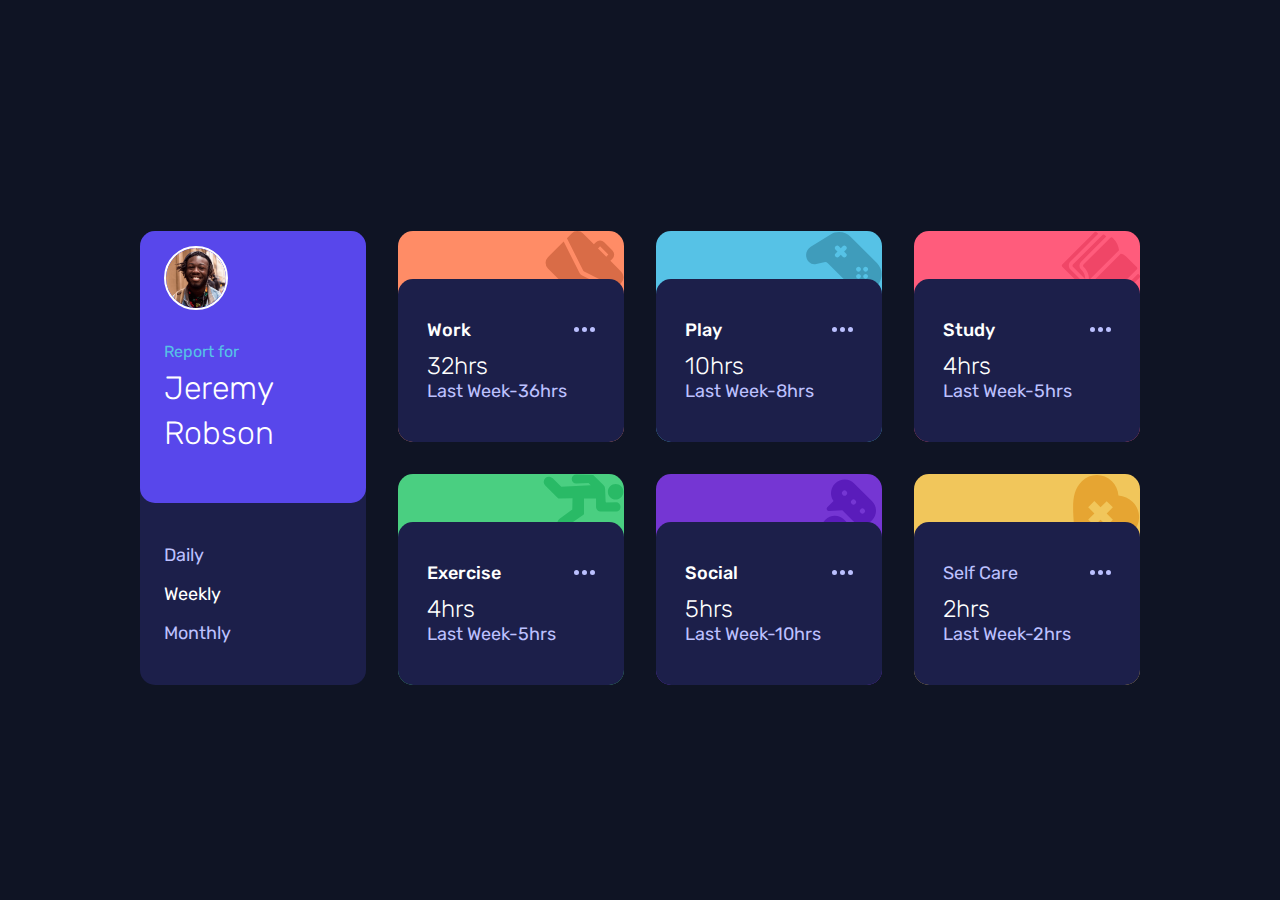
<file: index.html>
<!DOCTYPE html>
<html lang="en">
<head>
  <meta charset="UTF-8">
  <meta name="viewport" content="width=device-width, initial-scale=1.0"> <!-- displays site properly based on user's device -->

  <link rel="icon" type="image/png" sizes="32x32" href="./images/favicon-32x32.png">
  <link rel="preconnect" href="https://fonts.googleapis.com">
  <link rel="preconnect" href="https://fonts.gstatic.com" crossorigin>
  <link href="https://fonts.googleapis.com/css2?family=Rubik:wght@300;400;500&display=swap" rel="stylesheet">
  <link rel="stylesheet" href="./style.css">
  <title>Frontend Mentor | Time tracking dashboard</title>

  <!-- Feel free to remove these styles or customise in your own stylesheet 👍 -->
  <style>
    .attribution { font-size: 11px; text-align: center; }
    .attribution a { color: hsl(228, 45%, 44%); }
  </style>
</head>
<body>
  <main>
    <section class="section-profile">
      <div class="profile-blue-area">
        <img class="avatar" src="./images/image-jeremy.png" alt="">
        <div>
          <p class="report">Report for</p>
          <p class="profile-name">Jeremy Robson</p>
        </div>
      </div>
        <div class="period">
          <p>Daily</p>
          <p class="period-white">Weekly</p>
          <p>Monthly</p>
        </div>
      
    </section>
    <section class="work-section">
      <!-- <img class ="work-icon" src="./images/icon-work.svg" alt=""> -->
      <div class="content-div" >
        <div class="header-flex">
          <p class="work-header2">Work</p>
          <svg width="21" height="5" xmlns="http://www.w3.org/2000/svg"><path d="M2.5 0a2.5 2.5 0 1 1 0 5 2.5 2.5 0 0 1 0-5Zm8 0a2.5 2.5 0 1 1 0 5 2.5 2.5 0 0 1 0-5Zm8 0a2.5 2.5 0 1 1 0 5 2.5 2.5 0 0 1 0-5Z" fill="#BBC0FF" fill-rule="evenodd"/></svg>
        </div>
        <div class="time-flex">
          <p class="time">32hrs</p>
          <p class="Last-hours">Last Week-36hrs</p>
        </div>
      </div>
    </section>
    <section class="play-section">
      <!-- <img src="./images/icon-play.svg" alt=""> -->
      <div class="content-div">
        <div class="header-flex">
          <p class="play-header2">Play</p>
          <svg width="21" height="5" xmlns="http://www.w3.org/2000/svg"><path d="M2.5 0a2.5 2.5 0 1 1 0 5 2.5 2.5 0 0 1 0-5Zm8 0a2.5 2.5 0 1 1 0 5 2.5 2.5 0 0 1 0-5Zm8 0a2.5 2.5 0 1 1 0 5 2.5 2.5 0 0 1 0-5Z" fill="#BBC0FF" fill-rule="evenodd"/></svg>
        </div>
        <div class="time-flex">
          <p class="time">10hrs</p>
          <p class="Last-hours">Last Week-8hrs</p>
        </div>
      </div>
    </section>
    <section class="study-section">
      <!-- <img src="./images/icon-study.svg" alt=""> -->
      <div class="content-div">
        <div class="header-flex">
          <p class="study-header2">Study</p>
          <svg width="21" height="5" xmlns="http://www.w3.org/2000/svg"><path d="M2.5 0a2.5 2.5 0 1 1 0 5 2.5 2.5 0 0 1 0-5Zm8 0a2.5 2.5 0 1 1 0 5 2.5 2.5 0 0 1 0-5Zm8 0a2.5 2.5 0 1 1 0 5 2.5 2.5 0 0 1 0-5Z" fill="#BBC0FF" fill-rule="evenodd"/></svg>
        </div>
        <div class="time-flex">
          <p class="time">4hrs</p>
          <p class="Last-hours">Last Week-5hrs</p>
        </div>
      </div>
    </section>
    <section class="Exercise-section">
      <!-- <img src="./images/icon-exercise.svg" alt=""> -->
      <div class="content-div">
        <div class="header-flex">
          <p class="Exercise-header2">Exercise</p>
          <svg width="21" height="5" xmlns="http://www.w3.org/2000/svg"><path d="M2.5 0a2.5 2.5 0 1 1 0 5 2.5 2.5 0 0 1 0-5Zm8 0a2.5 2.5 0 1 1 0 5 2.5 2.5 0 0 1 0-5Zm8 0a2.5 2.5 0 1 1 0 5 2.5 2.5 0 0 1 0-5Z" fill="#BBC0FF" fill-rule="evenodd"/></svg>
        </div>
        <div class="time-flex">
          <p class="time">4hrs</p>
          <p class="Last-hours">Last Week-5hrs</p>
        </div>
      </div> 
    </section>
    <section class="Social-section">
      <!-- <img src="./images/icon-social.svg" alt=""> -->
      <div class="content-div">
        <div class="header-flex">
          <p class="Social-header2">Social</p>
          <svg width="21" height="5" xmlns="http://www.w3.org/2000/svg"><path d="M2.5 0a2.5 2.5 0 1 1 0 5 2.5 2.5 0 0 1 0-5Zm8 0a2.5 2.5 0 1 1 0 5 2.5 2.5 0 0 1 0-5Zm8 0a2.5 2.5 0 1 1 0 5 2.5 2.5 0 0 1 0-5Z" fill="#BBC0FF" fill-rule="evenodd"/></svg>
        </div>
        <div class="time-flex">
          <p class="time">5hrs</p>
          <p class="Last-hours">Last Week-10hrs</p>
        </div>
      </div>
    </section>
    <section class="Self-care">
      <!-- <img src="./images/icon-self-care.svg" alt=""> -->
      <div class="content-div">
        <div class="header-flex">
          <p class="self-header2">Self Care</p>
          <svg width="21" height="5" xmlns="http://www.w3.org/2000/svg"><path d="M2.5 0a2.5 2.5 0 1 1 0 5 2.5 2.5 0 0 1 0-5Zm8 0a2.5 2.5 0 1 1 0 5 2.5 2.5 0 0 1 0-5Zm8 0a2.5 2.5 0 1 1 0 5 2.5 2.5 0 0 1 0-5Z" fill="#BBC0FF" fill-rule="evenodd"/></svg>
        </div>
        <div class="time-flex">
          <p class="time">2hrs</p>
          <p class="Last-hours">Last Week-2hrs</p>
        </div>
      </div>
    </section>
  </main>




  
  
</body>
</html>
</file>
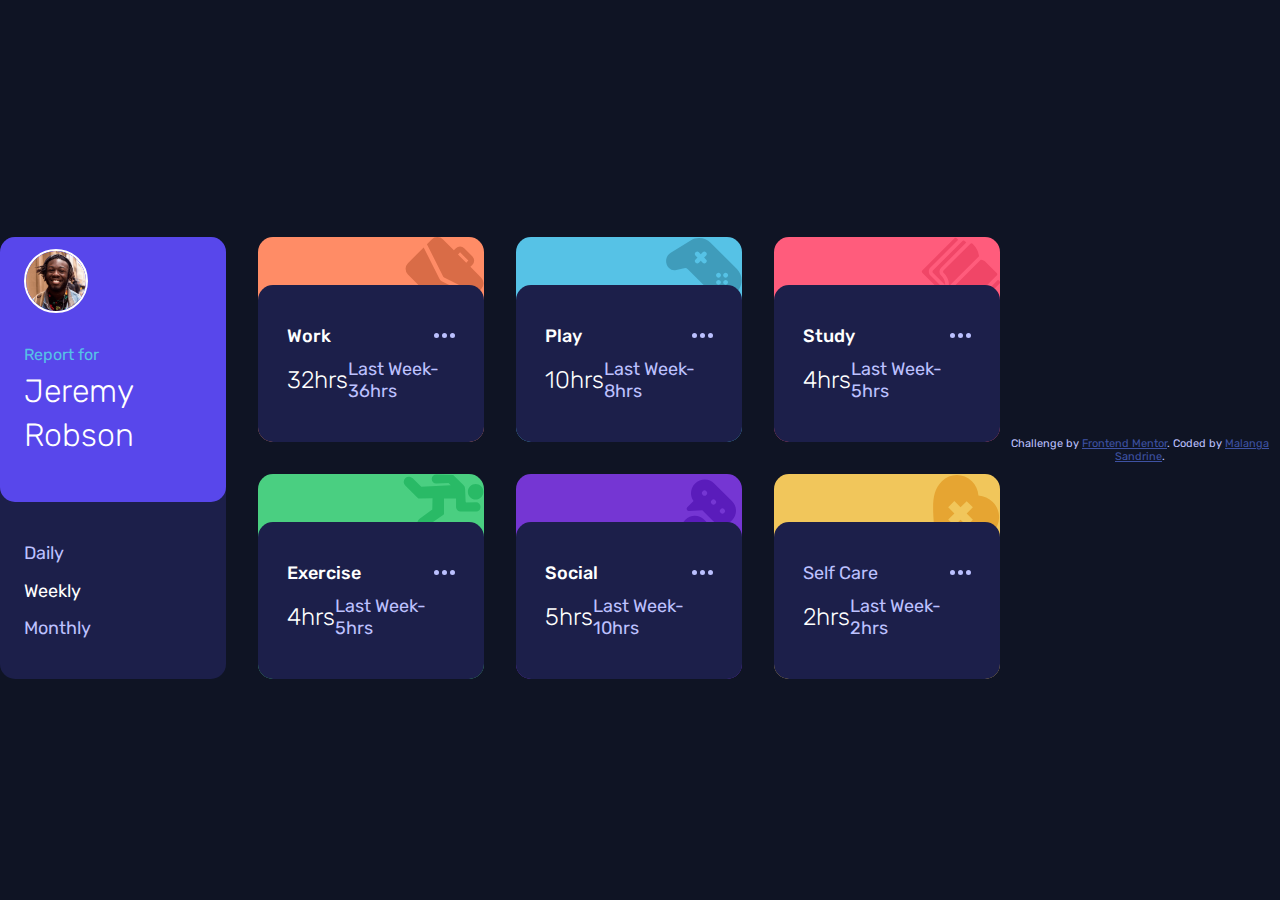
<file: Documents/time-tracking-dashboard-main/index.html>
<!DOCTYPE html>
<html lang="en">
<head>
  <meta charset="UTF-8">
  <meta name="viewport" content="width=device-width, initial-scale=1.0"> <!-- displays site properly based on user's device -->

  <link rel="icon" type="image/png" sizes="32x32" href="./images/favicon-32x32.png">
  <link rel="preconnect" href="https://fonts.googleapis.com">
  <link rel="preconnect" href="https://fonts.gstatic.com" crossorigin>
  <link href="https://fonts.googleapis.com/css2?family=Rubik:wght@300;400;500&display=swap" rel="stylesheet">
  <link rel="stylesheet" href="./style.css">
  <title>Frontend Mentor | Time tracking dashboard</title>

  <!-- Feel free to remove these styles or customise in your own stylesheet 👍 -->
  <style>
    .attribution { font-size: 11px; text-align: center; }
    .attribution a { color: hsl(228, 45%, 44%); }
  </style>
</head>
<body>
  <main>
    <section class="section-profile">
      <div class="profile-blue-area">
        <img class="avatar" src="./images/image-jeremy.png" alt="">
        <div>
          <p class="report">Report for</p>
          <p class="profile-name">Jeremy Robson</p>
        </div>
      </div>
        <div class="period">
          <p>Daily</p>
          <p class="period-white">Weekly</p>
          <p>Monthly</p>
        </div>
      
    </section>
    <section class="work-section">
      <!-- <img class ="work-icon" src="./images/icon-work.svg" alt=""> -->
      <div class="content-div" >
        <div class="header-flex">
          <p class="work-header2">Work</p>
          <svg width="21" height="5" xmlns="http://www.w3.org/2000/svg"><path d="M2.5 0a2.5 2.5 0 1 1 0 5 2.5 2.5 0 0 1 0-5Zm8 0a2.5 2.5 0 1 1 0 5 2.5 2.5 0 0 1 0-5Zm8 0a2.5 2.5 0 1 1 0 5 2.5 2.5 0 0 1 0-5Z" fill="#BBC0FF" fill-rule="evenodd"/></svg>
        </div>
        <div class="time-flex">
          <p class="time">32hrs</p>
          <p class="Last-hours">Last Week-36hrs</p>
        </div>
      </div>
    </section>
    <section class="play-section">
      <!-- <img src="./images/icon-play.svg" alt=""> -->
      <div class="content-div">
        <div class="header-flex">
          <p class="play-header2">Play</p>
          <svg width="21" height="5" xmlns="http://www.w3.org/2000/svg"><path d="M2.5 0a2.5 2.5 0 1 1 0 5 2.5 2.5 0 0 1 0-5Zm8 0a2.5 2.5 0 1 1 0 5 2.5 2.5 0 0 1 0-5Zm8 0a2.5 2.5 0 1 1 0 5 2.5 2.5 0 0 1 0-5Z" fill="#BBC0FF" fill-rule="evenodd"/></svg>
        </div>
        <div class="time-flex">
          <p class="time">10hrs</p>
          <p class="Last-hours">Last Week-8hrs</p>
        </div>
      </div>
    </section>
    <section class="study-section">
      <!-- <img src="./images/icon-study.svg" alt=""> -->
      <div class="content-div">
        <div class="header-flex">
          <p class="study-header2">Study</p>
          <svg width="21" height="5" xmlns="http://www.w3.org/2000/svg"><path d="M2.5 0a2.5 2.5 0 1 1 0 5 2.5 2.5 0 0 1 0-5Zm8 0a2.5 2.5 0 1 1 0 5 2.5 2.5 0 0 1 0-5Zm8 0a2.5 2.5 0 1 1 0 5 2.5 2.5 0 0 1 0-5Z" fill="#BBC0FF" fill-rule="evenodd"/></svg>
        </div>
        <div class="time-flex">
          <p class="time">4hrs</p>
          <p class="Last-hours">Last Week-5hrs</p>
        </div>
      </div>
    </section>
    <section class="Exercise-section">
      <!-- <img src="./images/icon-exercise.svg" alt=""> -->
      <div class="content-div">
        <div class="header-flex">
          <p class="Exercise-header2">Exercise</p>
          <svg width="21" height="5" xmlns="http://www.w3.org/2000/svg"><path d="M2.5 0a2.5 2.5 0 1 1 0 5 2.5 2.5 0 0 1 0-5Zm8 0a2.5 2.5 0 1 1 0 5 2.5 2.5 0 0 1 0-5Zm8 0a2.5 2.5 0 1 1 0 5 2.5 2.5 0 0 1 0-5Z" fill="#BBC0FF" fill-rule="evenodd"/></svg>
        </div>
        <div class="time-flex">
          <p class="time">4hrs</p>
          <p class="Last-hours">Last Week-5hrs</p>
        </div>
      </div> 
    </section>
    <section class="Social-section">
      <!-- <img src="./images/icon-social.svg" alt=""> -->
      <div class="content-div">
        <div class="header-flex">
          <p class="Social-header2">Social</p>
          <svg width="21" height="5" xmlns="http://www.w3.org/2000/svg"><path d="M2.5 0a2.5 2.5 0 1 1 0 5 2.5 2.5 0 0 1 0-5Zm8 0a2.5 2.5 0 1 1 0 5 2.5 2.5 0 0 1 0-5Zm8 0a2.5 2.5 0 1 1 0 5 2.5 2.5 0 0 1 0-5Z" fill="#BBC0FF" fill-rule="evenodd"/></svg>
        </div>
        <div class="time-flex">
          <p class="time">5hrs</p>
          <p class="Last-hours">Last Week-10hrs</p>
        </div>
      </div>
    </section>
    <section class="Self-care">
      <!-- <img src="./images/icon-self-care.svg" alt=""> -->
      <div class="content-div">
        <div class="header-flex">
          <p class="self-header2">Self Care</p>
          <svg width="21" height="5" xmlns="http://www.w3.org/2000/svg"><path d="M2.5 0a2.5 2.5 0 1 1 0 5 2.5 2.5 0 0 1 0-5Zm8 0a2.5 2.5 0 1 1 0 5 2.5 2.5 0 0 1 0-5Zm8 0a2.5 2.5 0 1 1 0 5 2.5 2.5 0 0 1 0-5Z" fill="#BBC0FF" fill-rule="evenodd"/></svg>
        </div>
        <div class="time-flex">
          <p class="time">2hrs</p>
          <p class="Last-hours">Last Week-2hrs</p>
        </div>
      </div>
    </section>
  </main>




  
  <div class="attribution">
    Challenge by <a href="https://www.frontendmentor.io?ref=challenge" target="_blank">Frontend Mentor</a>. 
    Coded by <a href="#">Malanga Sandrine</a>.
  </div>
</body>
</html>
</file>
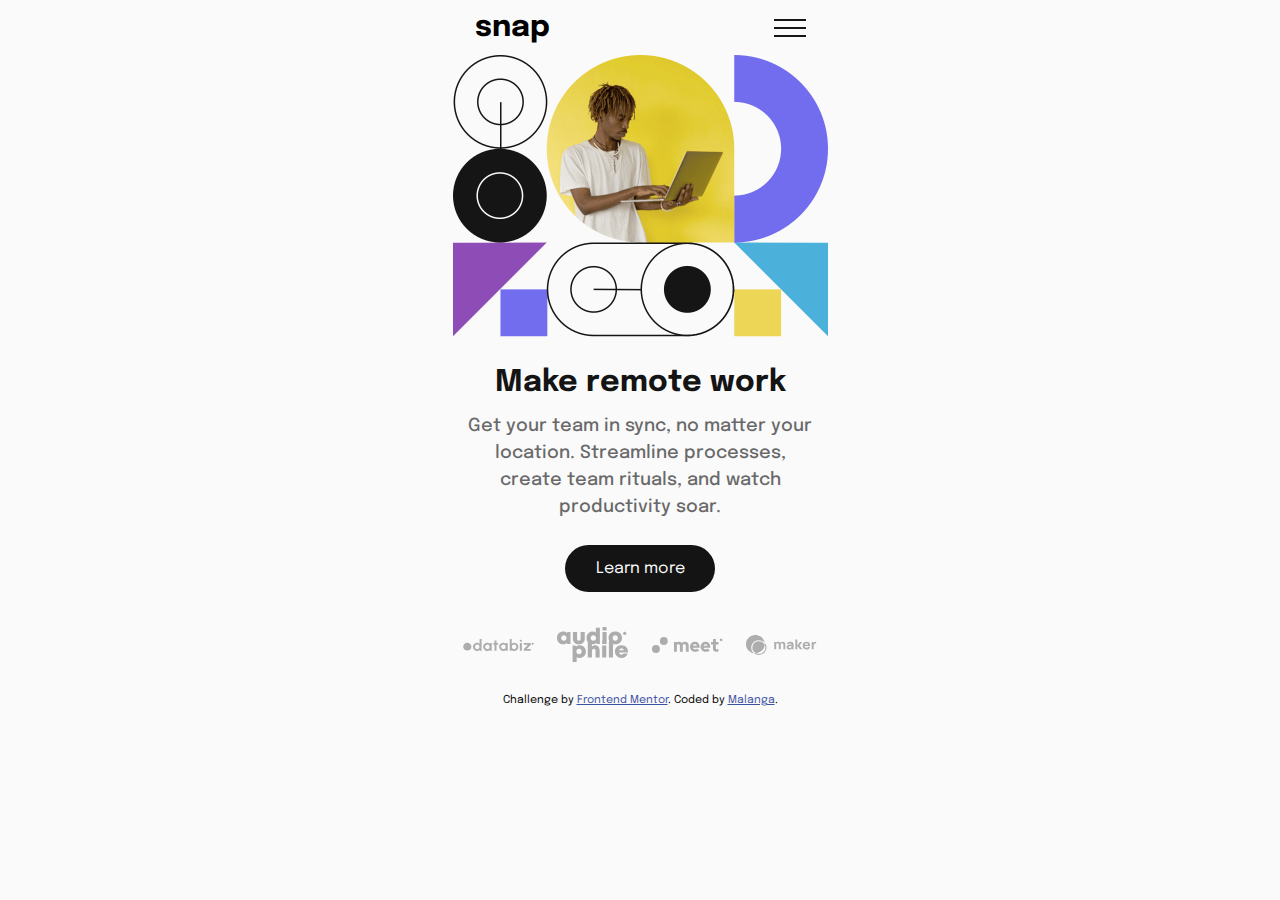
<file: Downloads/intro-section-with-dropdown-navigation-main/index.html>
<!DOCTYPE html>
<html lang="en">
<head>
  <meta charset="UTF-8">
  <meta name="viewport" content="width=device-width, initial-scale=1.0"> <!-- displays site properly based on user's device -->

  <link rel="icon" type="image/png" sizes="32x32" href="./images/favicon-32x32.png">
  <link rel="stylesheet" href="./styles.css">
  <link rel="preconnect" href="https://fonts.googleapis.com">
  <link rel="preconnect" href="https://fonts.gstatic.com" crossorigin>
  <link href="https://fonts.googleapis.com/css2?family=Epilogue:wght@500;700&display=swap" rel="stylesheet">
  <title>Frontend Mentor | Intro section with dropdown navigation</title>

  <!-- Feel free to remove these styles or customise in your own stylesheet 👍 -->
  <style>
    .attribution { font-size: 11px; text-align: center; }
    .attribution a { color: hsl(228, 45%, 44%); }
  </style>
</head>
<body>
  <main>
    <header>
      <nav>
        <p>snap</p>
        <svg width="32" height="18" xmlns="http://www.w3.org/2000/svg"><g fill="#151515" fill-rule="evenodd"><path d="M0 0h32v2H0zM0 8h32v2H0zM0 16h32v2H0z"/></g></svg>
      </nav>
    </header>
    <img class="product-img" src="./images/image-hero-mobile.png" alt="" srcset="">
    <article>
      <h1>Make remote work</h1>
      <p class="product-content"> Get your team in sync, no matter your location. Streamline processes, 
        create team rituals, and watch productivity soar.
      </p>
      <a href="" class="btn">Learn more</a> 
    </article>
    <footer>
      <img src="./images/client-databiz.svg" alt="">
      <img src="./images/client-audiophile.svg" alt="">
      <img src="./images/client-meet.svg" alt="">
      <img src="./images/client-maker.svg" alt="">
    </footer>
  </main>


  <!-- Features
  Company
  Careers
  About -->

  <!-- Login
  Register

  Make remote work

  Get your team in sync, no matter your location. Streamline processes, 
  create team rituals, and watch productivity soar.

  Learn more -->
  
  <div style="margin: 32px;" class="attribution">
    Challenge by <a href="https://www.frontendmentor.io?ref=challenge" target="_blank">Frontend Mentor</a>. 
    Coded by <a href="#">Malanga</a>.
  </div>
</body>
</html>
</file>
<file: style.css>
:root {
    --blue: hsl(246, 80%, 60%);

    --light-red: hsl(15, 100%, 70%);
    --soft-blue : hsl(195, 74%, 62%);
    --dark-red : hsl(348, 100%, 68%);
    --lime-green : hsl(145, 58%, 55%);
    --violet : hsl(264, 64%, 52%);
    --soft-orange : hsl(43, 84%, 65%);
    --white: hsl(0, 0%, 100%);
    --very-dark-blue: hsl(226, 43%, 10%);
    --dark-blue: hsl(235, 46%, 20%);
    --desaturated-blue: hsl(235, 45%, 61%);
    --pale-Blue: hsl(236, 100%, 87%);

}
*{
    box-sizing: border-box;
    margin: 0;
    padding: 0;
}
body{
    background: var(--very-dark-blue);
    font-size: 18px;
    font-family: 'Rubik', sans-serif;
    color: var(--pale-Blue);
}
main{
    margin-inline: auto;
    background:var(--very-dark-blue);
    max-inline-size: 375px;
    padding: 0.8rem;
    margin-bottom: 1rem;
}
.section-profile{
    background: var(--dark-blue);
    border-radius: 15px;
}
.profile-blue-area{
    background: var(--blue);
    padding: 1.5rem;
    display: flex;
    flex-wrap: nowrap;
    align-items: center;
    gap: 1rem;
    border-radius: 15px;
}
.avatar{
    border: 2px solid var(--white);
    inline-size: 4rem;
    block-size: 4rem;
    border-radius: 100%;

}
.report{
    color:var(--soft-blue);
    font-size: 500;
}
.profile-name{
    color: var(--pale-Blue);
    font-size: x-large;
}
.period{
    display: flex;
    flex-direction: row;
    justify-content: space-between;
    padding: 1.5rem;
    flex-wrap: nowrap;
}
.period-white{
    color: var(--white);
}
.work-section{
    margin-top: 2rem;
    background-color: var(--light-red);
    border-radius: 15px;
    padding-top: 3rem;
    background-image: url(./images/icon-work.svg);
    background-repeat: no-repeat;
    background-position: top right;

}
.work-icon{
    position: relative;
    left: 75%;
}
.work-content{
    background: var(--dark-blue);
    border-radius: 15px; 
    padding: 1.8rem;
}
.work-header, .hours-flex{
    display: flex;
    flex-direction: row;
    justify-content: space-between;
    align-items: center;
    margin-block: 0.7rem;
}
.work-header2{
    font-weight: 500;
    color: var(--white);
}
.hours{
    font-size: x-large;
    color: var(--white);
    font-weight: 300;
}
.play-section{
    margin-top: 2rem;
    background-color: var(--soft-blue);
    border-radius: 15px;
    padding-top: 3rem;
    background-image: url(./images/icon-play.svg);
    background-repeat: no-repeat;
    background-position: top right;

}
.play-icon{
    position: relative;
    left: 75%;
}
.play-content{
    background: var(--dark-blue);
    border-radius: 15px; 
    padding: 1.8rem;
}
.play-header, .time-flex{
    display: flex;
    flex-direction: row;
    justify-content: space-between;
    align-items: center;
    margin-block: 0.7rem;
}
.play-header2{
    font-weight: 500;
    color: var(--white);
}
.time{
    font-size: x-large;
    color: var(--white);
    font-weight: 300;
}
.study-section{
    margin-top: 2rem;
    background-color: var(--dark-red);
    border-radius: 15px;
    padding-top: 3rem;
    background-image: url(./images/icon-study.svg);
    background-repeat: no-repeat;
    background-position: top right;

}
.study-icon{
    position: relative;
    left: 75%;
}
.study-content{
    background: var(--dark-blue);
    border-radius: 15px; 
    padding: 1.8rem;
}
.study-header, .h-flex{
    display: flex;
    flex-direction: row;
    justify-content: space-between;
    align-items: center;
    margin-block: 0.7rem;
}
.study-header2{
    font-weight: 500;
    color: var(--white);
}
.h{
    font-size: x-large;
    color: var(--white);
    font-weight: 300;
}
.Exercise-section{
    margin-top: 2rem;
    background-color: var(--lime-green);
    border-radius: 15px;
    padding-top: 3rem;
    background-image: url(./images/icon-exercise.svg);
    background-repeat: no-repeat;
    background-position: top right;

}
.Exercise-icon{
    position: relative;
    left: 75%;
}
.Exercise-content{
    background: var(--dark-blue);
    border-radius: 15px; 
    padding: 1.8rem;
}
.Exercise-header, .t-flex{
    display: flex;
    flex-direction: row;
    justify-content: space-between;
    align-items: center;
    margin-block: 0.7rem;
}
.Exercise-header2{
    font-weight: 500;
    color: var(--white);
}
.t{
    font-size: x-large;
    color: var(--white);
    font-weight: 300;
}
.Social-section{
    margin-top: 2rem;
    background-color: var(--violet);
    border-radius: 15px;
    padding-top: 3rem;
    background-image: url(./images/icon-social.svg);
    background-repeat: no-repeat;
    background-position: top right;

}
.Social-icon{
    position: relative;
    left: 75%;
}
.Social-content{
    background: var(--dark-blue);
    border-radius: 15px; 
    padding: 1.8rem;
}
.Social-header, .s-flex{
    display: flex;
    flex-direction: row;
    justify-content: space-between;
    align-items: center;
    margin-block: 0.7rem;
}
.Social-header2{
    font-weight: 500;
    color: var(--white);
}
.s{
    font-size: x-large;
    color: var(--white);
    font-weight: 300;
}
.Self-care{
    margin-top: 2rem;
    background-color: var(--soft-orange);
    border-radius: 15px;
    padding-top: 3rem;
    background-image: url(./images/icon-self-care.svg);
    background-repeat: no-repeat;
    background-position: top right;

}
.Self-icon{
    position: relative;
    left: 75%;
}
.self-content{
    background: var(--dark-blue);
    border-radius: 15px; 
    padding: 1.8rem;
}
.Self-header, .c-flex{
    display: flex;
    flex-direction: row;
    justify-content: space-between;
    align-items: center;
    margin-block: 0.7rem;
}
.Self-header2{
    font-weight: 500;
    color: var(--white);
}
.c{
    font-size: x-large;
    color: var(--white);
    font-weight: 300;
}
/* active on hover */
.content-div:hover{
    background: var(--desaturated-blue);
}
.header-flex svg:hover path{
    fill: var(--white);
}
.flex-period p:hover{
    color:var(--white);
}
.period-white:hover{
    color: var(--desaturated-blue);
}
/* .svg-icon{
    position:relative;
    left: 70%;
} */
.content-div{
    background: var(--dark-blue);
    border-radius: 15px;
    padding:1.8rem;
    block-size: 100%;
}
.header-flex, .hours-flex{
    display: flex;
    flex-direction: row;
    justify-content:space-between;
    align-items: center;
    margin-block: 0.7rem;
    
}
.div-title-header{
    font-weight: 500;
    color:var(--white);
}
.hours{
    font-size: xx-large;
    color: var(--white);
    font-weight: 300;
}

@media only screen and (min-width: 1000px) {
    body{
        position: absolute;
        inline-size: 100%;
        block-size: 100%;
        display: flex;
        justify-content: center;
        align-items: center;
    }
  
    main{
        min-inline-size: 1000px; 
        width: 90%;
        display:grid;
        grid-template-columns: repeat(4, 1fr);
        column-gap: 2rem; 
       
        padding: 0;
    }
    .section-profile{
        margin-top: 2rem;
        width: 100%;
        grid-row: 1/3;
       
    }
    .profile-blue-area{
        block-size: 60%;
        flex-direction: column;
        justify-content: center;
        align-items:start;
        gap: 2rem;
        
    }
    .report{
        font-size: medium;
        margin-bottom:0.3rem;
    }
    .profile-name{
        font-size:xx-large;
        font-weight: 300;
        color: var(--white);
        line-height: 1.4;
    }
    .avatar{
        margin-top: -2rem;
    }
    .period{
        flex-direction: column;
        justify-content:space-evenly;
        position: relative;
        block-size: 40%;
        
    }
    .hours-flex{
        flex-direction: column;
        align-items: start;
        gap: 0.5rem;
        margin-top:1rem;
    }
    .c{
        font-size: medium;
    }
    .time-flex{
        flex-direction: column;
        align-items: start;
    }
}
</file>
<file: Documents/time-tracking-dashboard-main/style.css>
:root {
    --blue: hsl(246, 80%, 60%);

    --light-red: hsl(15, 100%, 70%);
    --soft-blue : hsl(195, 74%, 62%);
    --dark-red : hsl(348, 100%, 68%);
    --lime-green : hsl(145, 58%, 55%);
    --violet : hsl(264, 64%, 52%);
    --soft-orange : hsl(43, 84%, 65%);
    --white: hsl(0, 0%, 100%);
    --very-dark-blue: hsl(226, 43%, 10%);
    --dark-blue: hsl(235, 46%, 20%);
    --desaturated-blue: hsl(235, 45%, 61%);
    --pale-Blue: hsl(236, 100%, 87%);

}
*{
    box-sizing: border-box;
    margin: 0;
    padding: 0;
}
body{
    background: var(--very-dark-blue);
    font-size: 18px;
    font-family: 'Rubik', sans-serif;
    color: var(--pale-Blue);
}
main{
    margin-inline: auto;
    background:var(--very-dark-blue);
    max-inline-size: 375px;
    padding: 0.8rem;
    margin-bottom: 1rem;
}
.section-profile{
    background: var(--dark-blue);
    border-radius: 15px;
}
.profile-blue-area{
    background: var(--blue);
    padding: 1.5rem;
    display: flex;
    flex-wrap: nowrap;
    align-items: center;
    gap: 1rem;
    border-radius: 15px;
}
.avatar{
    border: 2px solid var(--white);
    inline-size: 4rem;
    block-size: 4rem;
    border-radius: 100%;

}
.report{
    color:var(--soft-blue);
    font-size: 500;
}
.profile-name{
    color: var(--pale-Blue);
    font-size: x-large;
}
.period{
    display: flex;
    flex-direction: row;
    justify-content: space-between;
    padding: 1.5rem;
    flex-wrap: nowrap;
}
.period-white{
    color: var(--white);
}
.work-section{
    margin-top: 2rem;
    background-color: var(--light-red);
    border-radius: 15px;
    padding-top: 3rem;
    background-image: url(./images/icon-work.svg);
    background-repeat: no-repeat;
    background-position: top right;

}
.work-icon{
    position: relative;
    left: 75%;
}
.work-content{
    background: var(--dark-blue);
    border-radius: 15px; 
    padding: 1.8rem;
}
.work-header, .hours-flex{
    display: flex;
    flex-direction: row;
    justify-content: space-between;
    align-items: center;
    margin-block: 0.7rem;
}
.work-header2{
    font-weight: 500;
    color: var(--white);
}
.hours{
    font-size: x-large;
    color: var(--white);
    font-weight: 300;
}
.play-section{
    margin-top: 2rem;
    background-color: var(--soft-blue);
    border-radius: 15px;
    padding-top: 3rem;
    background-image: url(./images/icon-play.svg);
    background-repeat: no-repeat;
    background-position: top right;

}
.play-icon{
    position: relative;
    left: 75%;
}
.play-content{
    background: var(--dark-blue);
    border-radius: 15px; 
    padding: 1.8rem;
}
.play-header, .time-flex{
    display: flex;
    flex-direction: row;
    justify-content: space-between;
    align-items: center;
    margin-block: 0.7rem;
}
.play-header2{
    font-weight: 500;
    color: var(--white);
}
.time{
    font-size: x-large;
    color: var(--white);
    font-weight: 300;
}
.study-section{
    margin-top: 2rem;
    background-color: var(--dark-red);
    border-radius: 15px;
    padding-top: 3rem;
    background-image: url(./images/icon-study.svg);
    background-repeat: no-repeat;
    background-position: top right;

}
.study-icon{
    position: relative;
    left: 75%;
}
.study-content{
    background: var(--dark-blue);
    border-radius: 15px; 
    padding: 1.8rem;
}
.study-header, .h-flex{
    display: flex;
    flex-direction: row;
    justify-content: space-between;
    align-items: center;
    margin-block: 0.7rem;
}
.study-header2{
    font-weight: 500;
    color: var(--white);
}
.h{
    font-size: x-large;
    color: var(--white);
    font-weight: 300;
}
.Exercise-section{
    margin-top: 2rem;
    background-color: var(--lime-green);
    border-radius: 15px;
    padding-top: 3rem;
    background-image: url(./images/icon-exercise.svg);
    background-repeat: no-repeat;
    background-position: top right;

}
.Exercise-icon{
    position: relative;
    left: 75%;
}
.Exercise-content{
    background: var(--dark-blue);
    border-radius: 15px; 
    padding: 1.8rem;
}
.Exercise-header, .t-flex{
    display: flex;
    flex-direction: row;
    justify-content: space-between;
    align-items: center;
    margin-block: 0.7rem;
}
.Exercise-header2{
    font-weight: 500;
    color: var(--white);
}
.t{
    font-size: x-large;
    color: var(--white);
    font-weight: 300;
}
.Social-section{
    margin-top: 2rem;
    background-color: var(--violet);
    border-radius: 15px;
    padding-top: 3rem;
    background-image: url(./images/icon-social.svg);
    background-repeat: no-repeat;
    background-position: top right;

}
.Social-icon{
    position: relative;
    left: 75%;
}
.Social-content{
    background: var(--dark-blue);
    border-radius: 15px; 
    padding: 1.8rem;
}
.Social-header, .s-flex{
    display: flex;
    flex-direction: row;
    justify-content: space-between;
    align-items: center;
    margin-block: 0.7rem;
}
.Social-header2{
    font-weight: 500;
    color: var(--white);
}
.s{
    font-size: x-large;
    color: var(--white);
    font-weight: 300;
}
.Self-care{
    margin-top: 2rem;
    background-color: var(--soft-orange);
    border-radius: 15px;
    padding-top: 3rem;
    background-image: url(./images/icon-self-care.svg);
    background-repeat: no-repeat;
    background-position: top right;

}
.Self-icon{
    position: relative;
    left: 75%;
}
.self-content{
    background: var(--dark-blue);
    border-radius: 15px; 
    padding: 1.8rem;
}
.Self-header, .c-flex{
    display: flex;
    flex-direction: row;
    justify-content: space-between;
    align-items: center;
    margin-block: 0.7rem;
}
.Self-header2{
    font-weight: 500;
    color: var(--white);
}
.c{
    font-size: x-large;
    color: var(--white);
    font-weight: 300;
}
/* active on hover */
.content-div:hover{
    background: var(--desaturated-blue);
}
.header-flex svg:hover path{
    fill: var(--white);
}
.flex-period p:hover{
    color:var(--white);
}
.period-white:hover{
    color: var(--desaturated-blue);
}
/* .svg-icon{
    position:relative;
    left: 70%;
} */
.content-div{
    background: var(--dark-blue);
    border-radius: 15px;
    padding:1.8rem;
    block-size: 100%;
}
.header-flex, .hours-flex{
    display: flex;
    flex-direction: row;
    justify-content:space-between;
    align-items: center;
    margin-block: 0.7rem;
    
}
.div-title-header{
    font-weight: 500;
    color:var(--white);
}
.hours{
    font-size: xx-large;
    color: var(--white);
    font-weight: 300;
}

@media only screen and (min-width: 1000px) {
    body{
        position: absolute;
        inline-size: 100%;
        block-size: 100%;
        display: flex;
        justify-content: center;
        align-items: center;
    }
  
    main{
        min-inline-size: 1000px; 
        width: 90%;
        display:grid;
        grid-template-columns: repeat(4, 1fr);
        column-gap: 2rem; 
       
        padding: 0;
    }
    .section-profile{
        margin-top: 2rem;
        width: 100%;
        grid-row: 1/3;
       
    }
    .profile-blue-area{
        block-size: 60%;
        flex-direction: column;
        justify-content: center;
        align-items:start;
        gap: 2rem;
        
    }
    .report{
        font-size: medium;
        margin-bottom:0.3rem;
    }
    .profile-name{
        font-size:xx-large;
        font-weight: 300;
        color: var(--white);
        line-height: 1.4;
    }
    .avatar{
        margin-top: -2rem;
    }
    .period{
        flex-direction: column;
        justify-content:space-evenly;
        position: relative;
        block-size: 40%;
        
    }
    .hours-flex{
        flex-direction: column;
        align-items: start;
        gap: 0.5rem;
        margin-top:1rem;
    }
    .c{
        font-size: medium;
    }
    
}
</file>
<file: Downloads/intro-section-with-dropdown-navigation-main/styles.css>
:root {
    --almost-white: hsl(0, 0%, 98%);
    --medium-gray: hsl(0, 0%, 41%);
    --almost-black: hsl(0, 0%, 8%);
}
*{
    box-sizing: border-box;
    margin: 0;
    padding: 0;
}
body {
    
    font-family: 'Epilogue', sans-serif;
    background-color:var(--almost-white) ;
    display: flex;
    flex-direction: column;
    align-items: center;
}
main{
    max-width: 375px;
    width: 100%;   
}
/* navigation style */
header {
    width: 100%;
    padding: 12px;
}
nav {
    margin-inline: 10px;
    display: flex;
    flex-direction: row;
    justify-content: space-between;
    flex-wrap: nowrap;
    align-items: center;
}
nav p {
    font-weight: 700;
    font-size: 30px;
}
/* nav end */
.product-img{
    width: 100%;
    height: auto;
}
article{
     padding:11.2px
}
h1 {
    margin-block: 15px;
    color: var(--almost-black);
    text-align: center;
    font-size: 30px;
    font-weight:700;
}
.product-content{
    font-weight: 500;
    font-size: 18px;
    color: var(--medium-gray);
    text-align: center;
    line-height: 1.5;
}
.btn{
    display: block;
    background-color: var(--almost-black);
    color: var(--almost-white);
    padding: 15px;
    inline-size: 150px;
    margin-inline: auto;
    text-align: center;
    margin-block: 24px;
    border-radius: 24px;
    text-decoration: none;
}
footer{
    inline-size: 100%;
    display: flex;
    flex-direction: row;
    flex-wrap: nonwrap;
    justify-content: space-between;
    padding-left: 10px;
    padding-right: 10px;
    align-items: center;
}
footer img{
    inline-size: 20%;
    block-size: auto;
}
</file>
